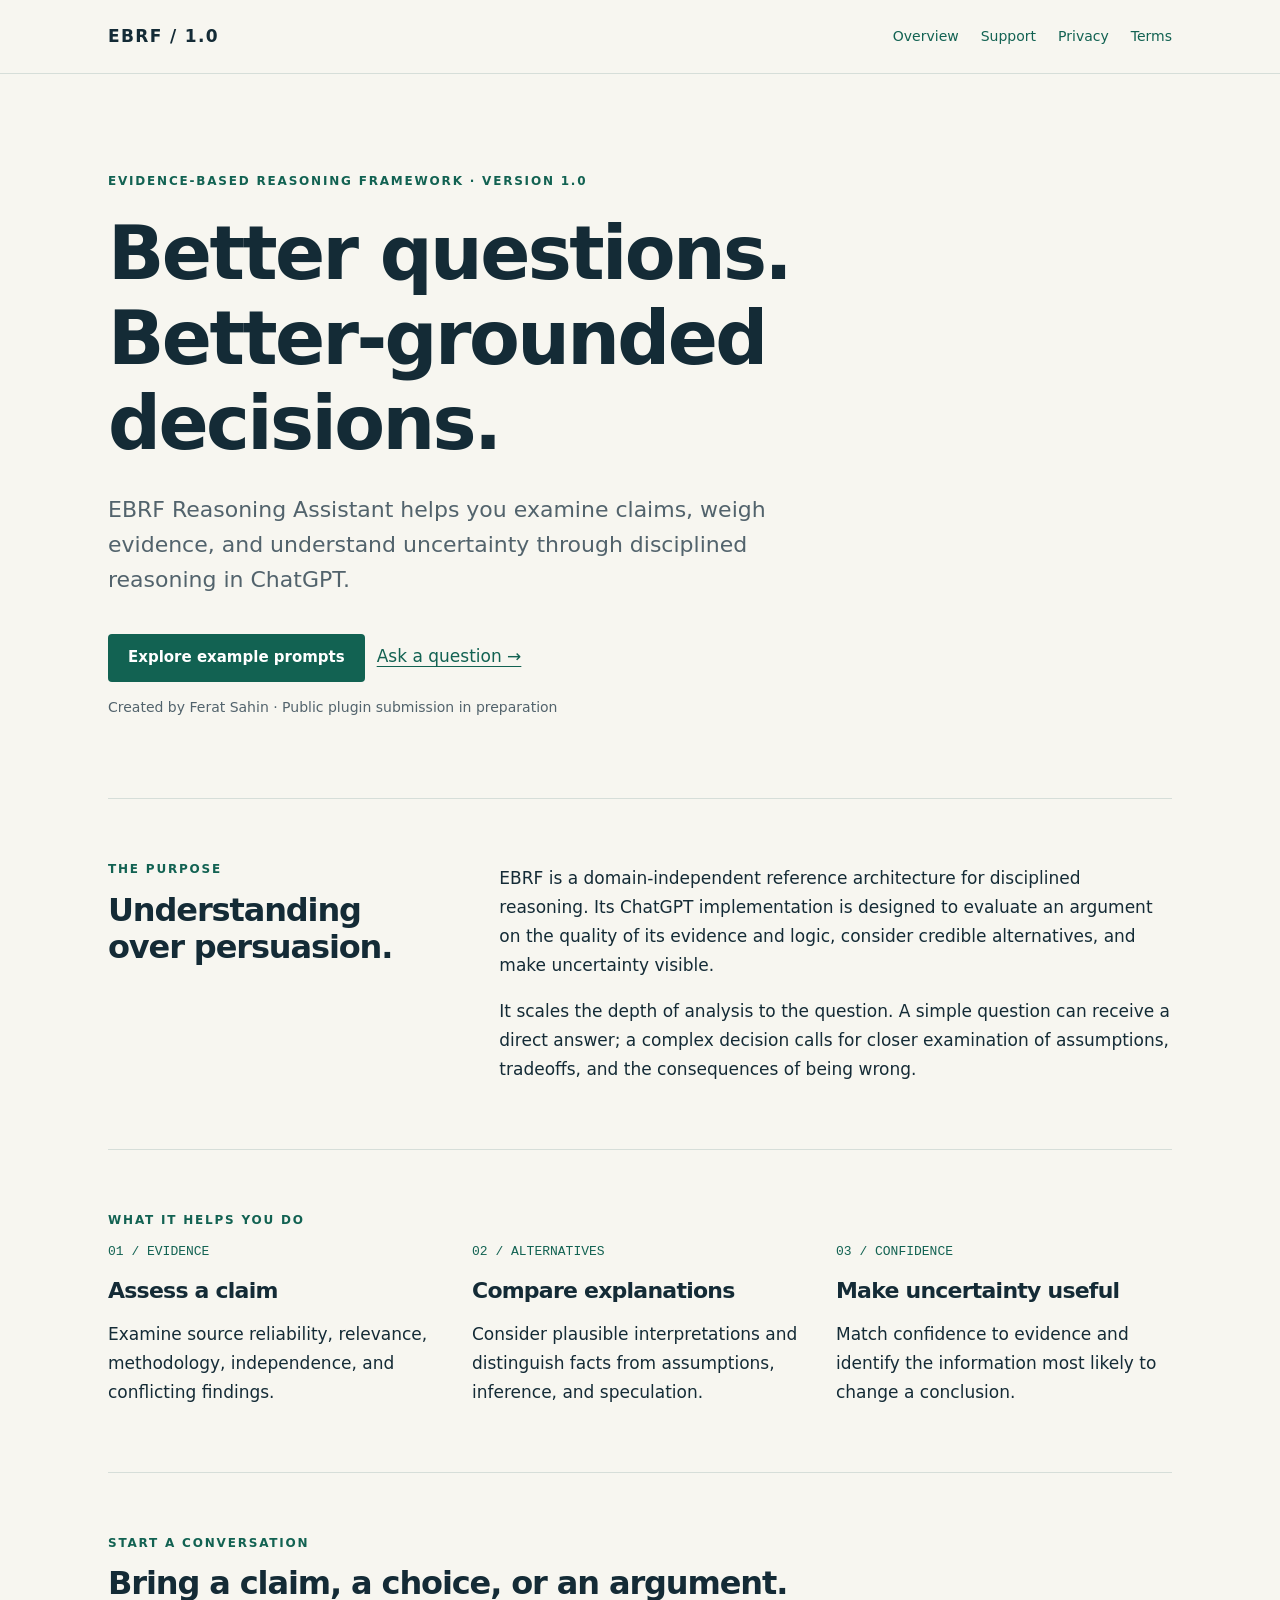
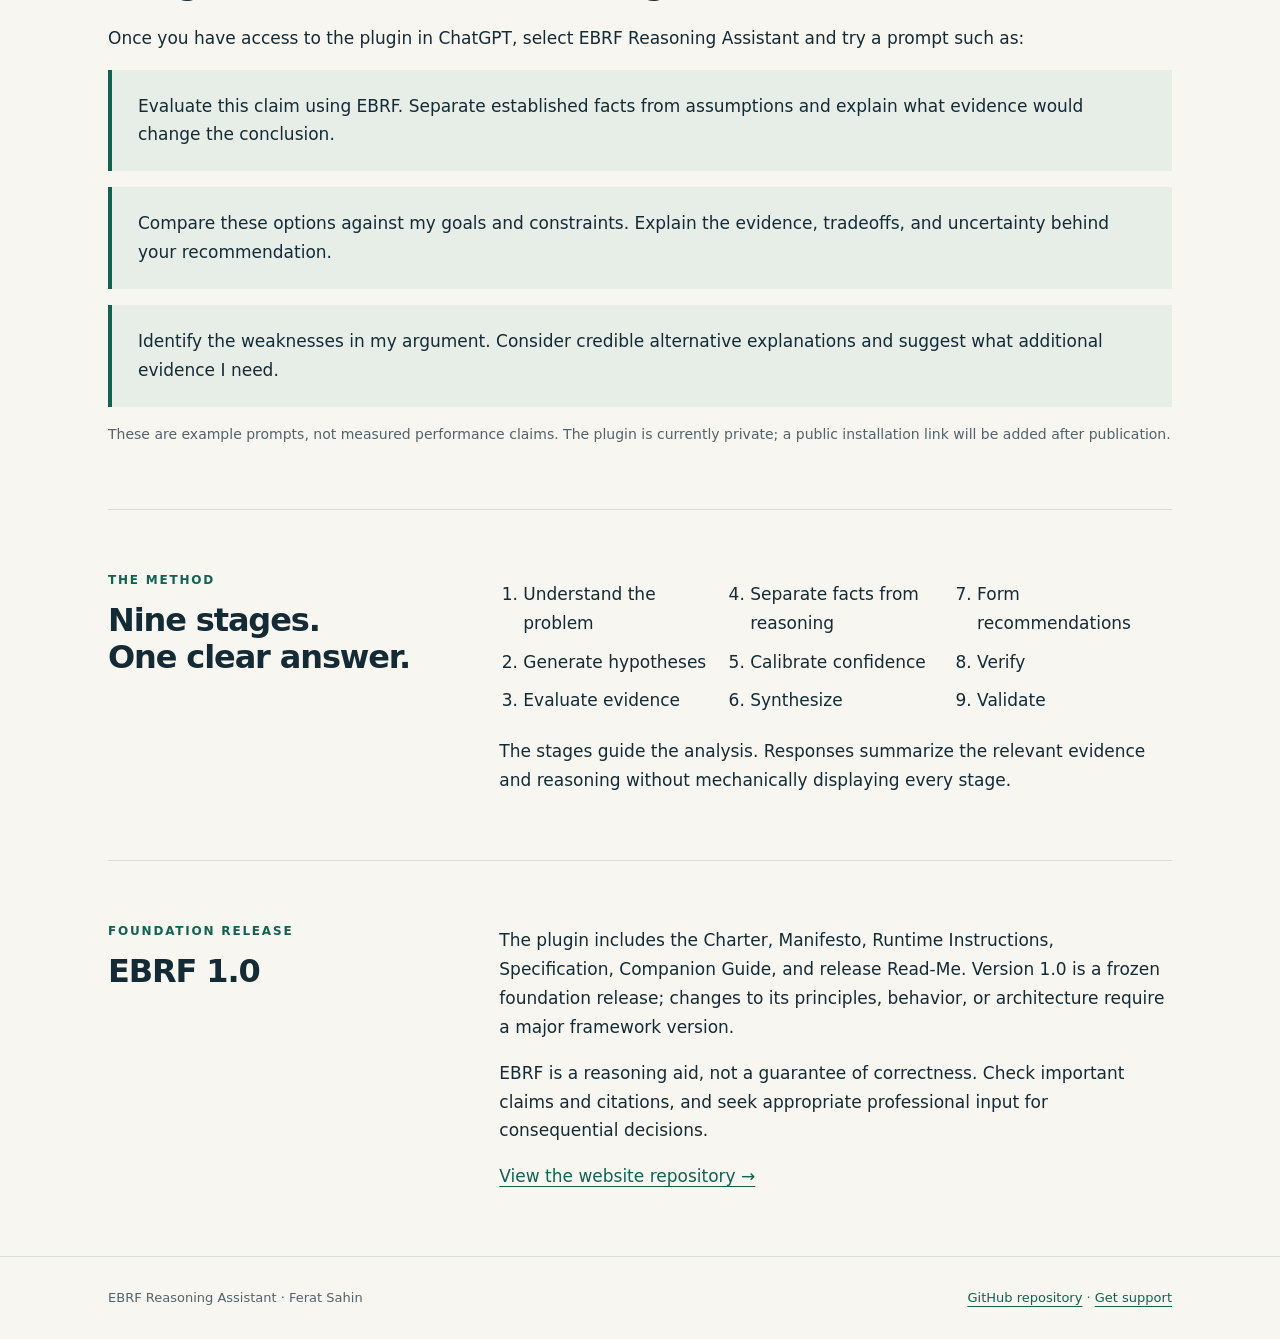
<file: index.html>
<!doctype html>
<html lang="en"><head><meta charset="utf-8"><meta name="viewport" content="width=device-width, initial-scale=1"><meta name="description" content="EBRF Reasoning Assistant 1.0 by Ferat Sahin: evaluate evidence, identify assumptions, consider alternatives, and calibrate confidence."><title>Evidence-Based Reasoning Framework | EBRF</title><link rel="stylesheet" href="styles.css"></head>
<body><a class="skip" href="#main">Skip to content</a><header><div class="wrap"><a class="brand" href="index.html">EBRF / 1.0</a><nav aria-label="Main navigation"><a href="index.html">Overview</a><a href="support.html">Support</a><a href="privacy.html">Privacy</a><a href="terms.html">Terms</a></nav></div></header><main id="main" class="wrap"><div class="hero"><p class="eyebrow">Evidence-Based Reasoning Framework · Version 1.0</p><h1>Better questions.<br>Better-grounded decisions.</h1><p class="lead">EBRF Reasoning Assistant helps you examine claims, weigh evidence, and understand uncertainty through disciplined reasoning in ChatGPT.</p><a class="button" href="#examples">Explore example prompts</a><a href="support.html">Ask a question →</a><p class="status">Created by Ferat Sahin · Public plugin submission in preparation</p></div>
<section class="split"><div><p class="eyebrow">The purpose</p><h2>Understanding over persuasion.</h2></div><div><p>EBRF is a domain-independent reference architecture for disciplined reasoning. Its ChatGPT implementation is designed to evaluate an argument on the quality of its evidence and logic, consider credible alternatives, and make uncertainty visible.</p><p>It scales the depth of analysis to the question. A simple question can receive a direct answer; a complex decision calls for closer examination of assumptions, tradeoffs, and the consequences of being wrong.</p></div></section>
<section><p class="eyebrow">What it helps you do</p><div class="grid"><div><span class="num">01 / EVIDENCE</span><h3>Assess a claim</h3><p>Examine source reliability, relevance, methodology, independence, and conflicting findings.</p></div><div><span class="num">02 / ALTERNATIVES</span><h3>Compare explanations</h3><p>Consider plausible interpretations and distinguish facts from assumptions, inference, and speculation.</p></div><div><span class="num">03 / CONFIDENCE</span><h3>Make uncertainty useful</h3><p>Match confidence to evidence and identify the information most likely to change a conclusion.</p></div></div></section>
<section id="examples"><p class="eyebrow">Start a conversation</p><h2>Bring a claim, a choice, or an argument.</h2><p>Once you have access to the plugin in ChatGPT, select EBRF Reasoning Assistant and try a prompt such as:</p><div class="quote">Evaluate this claim using EBRF. Separate established facts from assumptions and explain what evidence would change the conclusion.</div><div class="quote">Compare these options against my goals and constraints. Explain the evidence, tradeoffs, and uncertainty behind your recommendation.</div><div class="quote">Identify the weaknesses in my argument. Consider credible alternative explanations and suggest what additional evidence I need.</div><p class="status">These are example prompts, not measured performance claims. The plugin is currently private; a public installation link will be added after publication.</p></section>
<section class="split"><div><p class="eyebrow">The method</p><h2>Nine stages.<br>One clear answer.</h2></div><div><ol class="process"><li>Understand the problem</li><li>Generate hypotheses</li><li>Evaluate evidence</li><li>Separate facts from reasoning</li><li>Calibrate confidence</li><li>Synthesize</li><li>Form recommendations</li><li>Verify</li><li>Validate</li></ol><p>The stages guide the analysis. Responses summarize the relevant evidence and reasoning without mechanically displaying every stage.</p></div></section>
<section class="split"><div><p class="eyebrow">Foundation release</p><h2>EBRF 1.0</h2></div><div><p>The plugin includes the Charter, Manifesto, Runtime Instructions, Specification, Companion Guide, and release Read-Me. Version 1.0 is a frozen foundation release; changes to its principles, behavior, or architecture require a major framework version.</p><p>EBRF is a reasoning aid, not a guarantee of correctness. Check important claims and citations, and seek appropriate professional input for consequential decisions.</p><p><a href="https://github.com/feseee/EBRF">View the website repository →</a></p></div></section></main><footer><div class="wrap"><span>EBRF Reasoning Assistant · Ferat Sahin</span><span><a href="https://github.com/feseee/EBRF">GitHub repository</a> · <a href="support.html">Get support</a></span></div></footer></body></html>
</file>
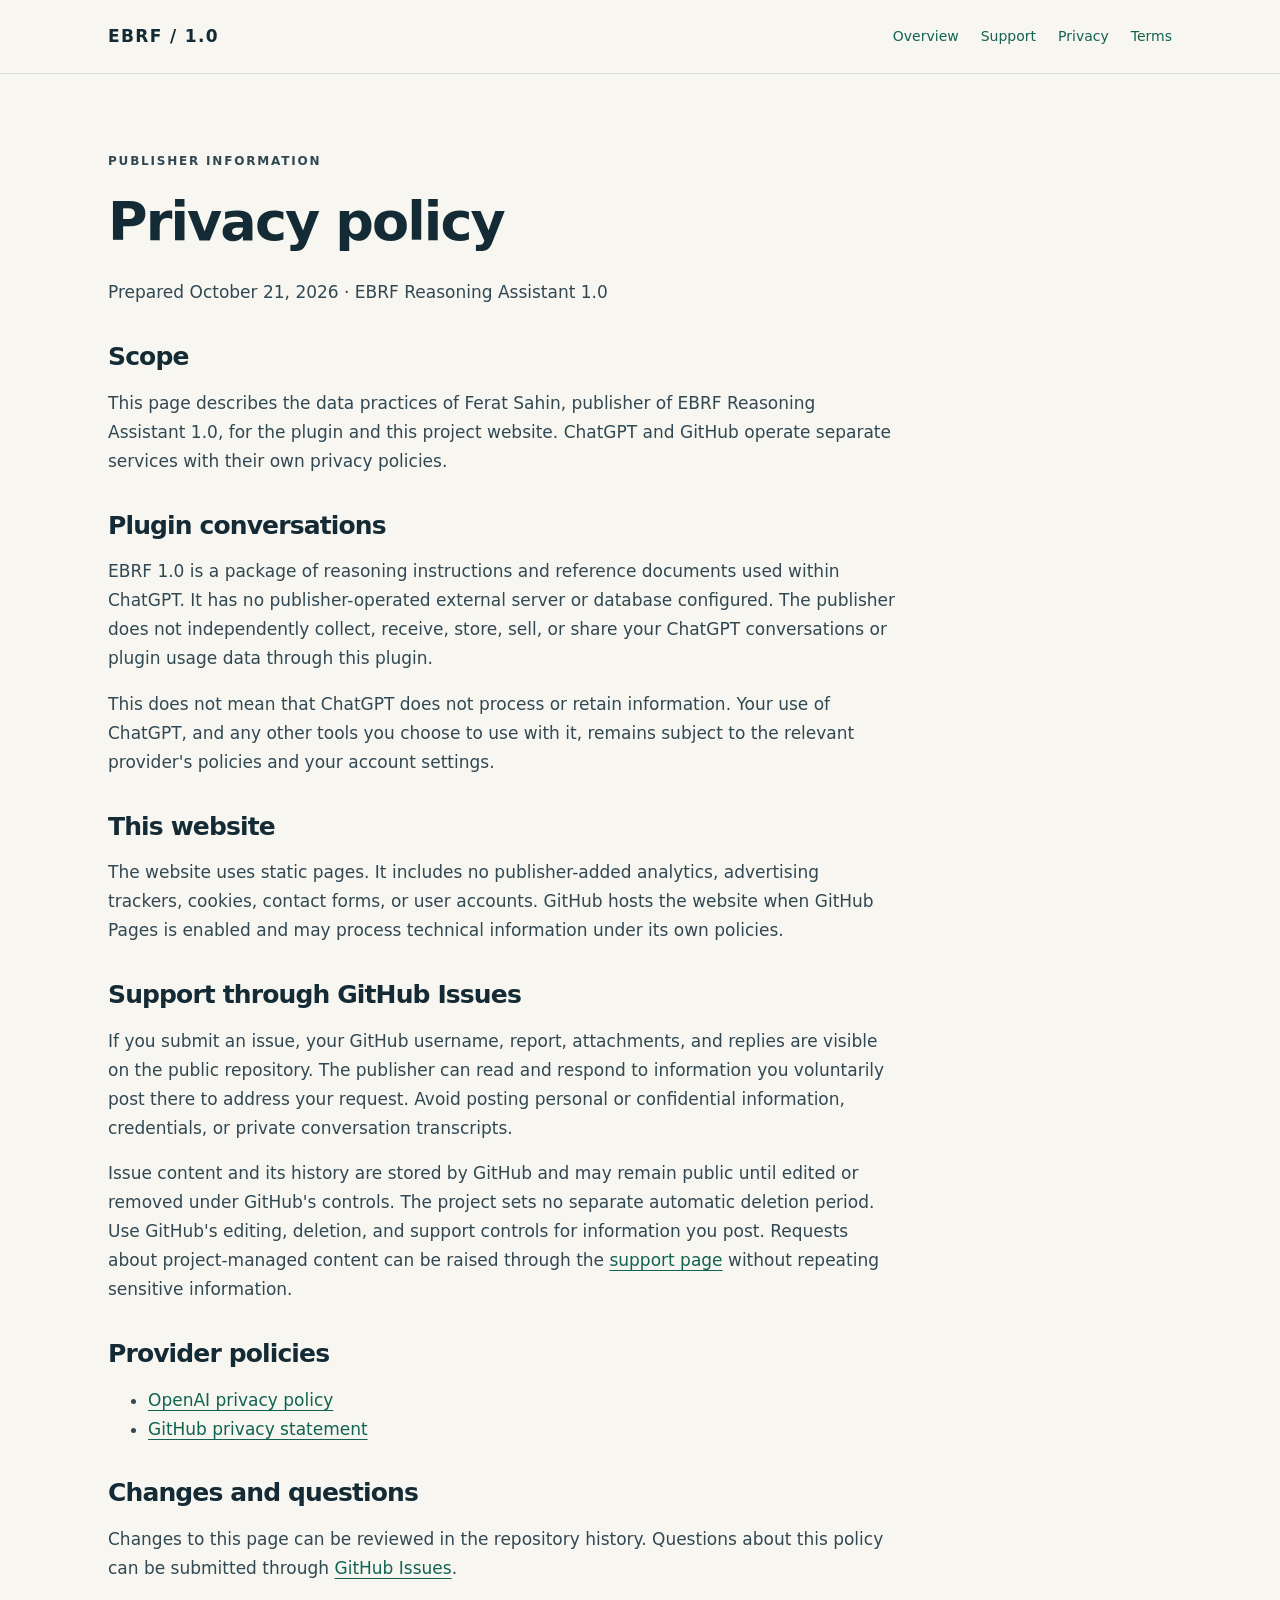
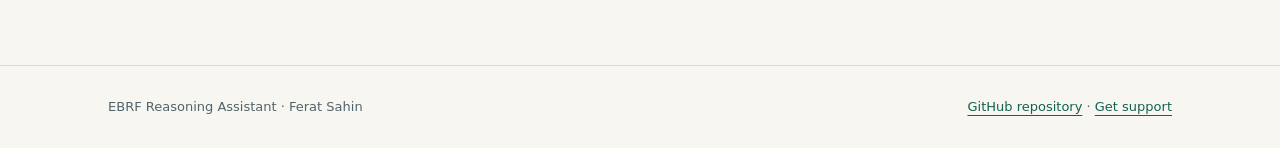
<file: privacy.html>
<!doctype html>
<html lang="en"><head><meta charset="utf-8"><meta name="viewport" content="width=device-width, initial-scale=1"><meta name="description" content="Data practices for EBRF Reasoning Assistant 1.0 and its project website."><title>Privacy policy | EBRF</title><link rel="stylesheet" href="styles.css"></head>
<body><a class="skip" href="#main">Skip to content</a><header><div class="wrap"><a class="brand" href="index.html">EBRF / 1.0</a><nav aria-label="Main navigation"><a href="index.html">Overview</a><a href="support.html">Support</a><a href="privacy.html">Privacy</a><a href="terms.html">Terms</a></nav></div></header><main id="main" class="wrap"><div class="article"><p class="eyebrow">Publisher information</p><h1>Privacy policy</h1><p>Prepared October 21, 2026 · EBRF Reasoning Assistant 1.0</p>
<h2>Scope</h2><p>This page describes the data practices of Ferat Sahin, publisher of EBRF Reasoning Assistant 1.0, for the plugin and this project website. ChatGPT and GitHub operate separate services with their own privacy policies.</p>
<h2>Plugin conversations</h2><p>EBRF 1.0 is a package of reasoning instructions and reference documents used within ChatGPT. It has no publisher-operated external server or database configured. The publisher does not independently collect, receive, store, sell, or share your ChatGPT conversations or plugin usage data through this plugin.</p><p>This does not mean that ChatGPT does not process or retain information. Your use of ChatGPT, and any other tools you choose to use with it, remains subject to the relevant provider's policies and your account settings.</p>
<h2>This website</h2><p>The website uses static pages. It includes no publisher-added analytics, advertising trackers, cookies, contact forms, or user accounts. GitHub hosts the website when GitHub Pages is enabled and may process technical information under its own policies.</p>
<h2>Support through GitHub Issues</h2><p>If you submit an issue, your GitHub username, report, attachments, and replies are visible on the public repository. The publisher can read and respond to information you voluntarily post there to address your request. Avoid posting personal or confidential information, credentials, or private conversation transcripts.</p><p>Issue content and its history are stored by GitHub and may remain public until edited or removed under GitHub's controls. The project sets no separate automatic deletion period. Use GitHub's editing, deletion, and support controls for information you post. Requests about project-managed content can be raised through the <a href="support.html">support page</a> without repeating sensitive information.</p>
<h2>Provider policies</h2><ul><li><a href="https://openai.com/policies/privacy-policy/">OpenAI privacy policy</a></li><li><a href="https://docs.github.com/en/site-policy/privacy-policies/github-general-privacy-statement">GitHub privacy statement</a></li></ul>
<h2>Changes and questions</h2><p>Changes to this page can be reviewed in the repository history. Questions about this policy can be submitted through <a href="https://github.com/feseee/EBRF/issues">GitHub Issues</a>.</p></div></main><footer><div class="wrap"><span>EBRF Reasoning Assistant · Ferat Sahin</span><span><a href="https://github.com/feseee/EBRF">GitHub repository</a> · <a href="support.html">Get support</a></span></div></footer></body></html>
</file>
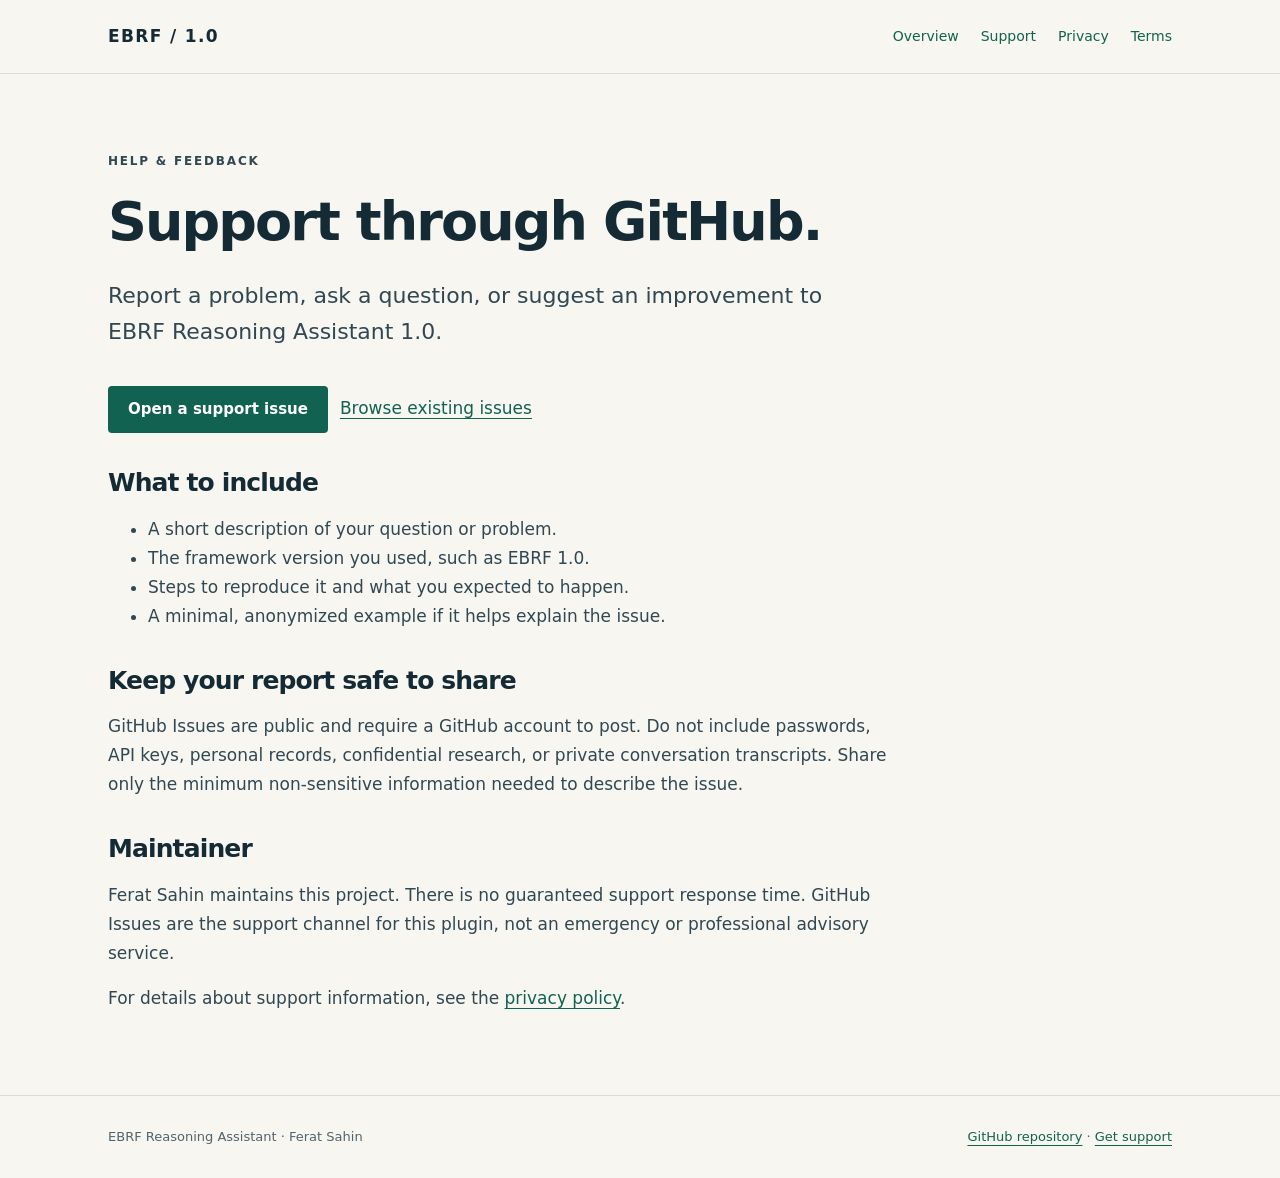
<file: support.html>
<!doctype html>
<html lang="en"><head><meta charset="utf-8"><meta name="viewport" content="width=device-width, initial-scale=1"><meta name="description" content="Get support for EBRF Reasoning Assistant 1.0 through GitHub Issues."><title>Support | EBRF</title><link rel="stylesheet" href="styles.css"></head>
<body><a class="skip" href="#main">Skip to content</a><header><div class="wrap"><a class="brand" href="index.html">EBRF / 1.0</a><nav aria-label="Main navigation"><a href="index.html">Overview</a><a href="support.html">Support</a><a href="privacy.html">Privacy</a><a href="terms.html">Terms</a></nav></div></header><main id="main" class="wrap"><div class="article"><p class="eyebrow">Help & feedback</p><h1>Support through GitHub.</h1><p class="lead">Report a problem, ask a question, or suggest an improvement to EBRF Reasoning Assistant 1.0.</p><a class="button" href="https://github.com/feseee/EBRF/issues/new">Open a support issue</a><a href="https://github.com/feseee/EBRF/issues">Browse existing issues</a><h2>What to include</h2><ul><li>A short description of your question or problem.</li><li>The framework version you used, such as EBRF 1.0.</li><li>Steps to reproduce it and what you expected to happen.</li><li>A minimal, anonymized example if it helps explain the issue.</li></ul><h2>Keep your report safe to share</h2><p>GitHub Issues are public and require a GitHub account to post. Do not include passwords, API keys, personal records, confidential research, or private conversation transcripts. Share only the minimum non-sensitive information needed to describe the issue.</p><h2>Maintainer</h2><p>Ferat Sahin maintains this project. There is no guaranteed support response time. GitHub Issues are the support channel for this plugin, not an emergency or professional advisory service.</p><p>For details about support information, see the <a href="privacy.html">privacy policy</a>.</p></div></main><footer><div class="wrap"><span>EBRF Reasoning Assistant · Ferat Sahin</span><span><a href="https://github.com/feseee/EBRF">GitHub repository</a> · <a href="support.html">Get support</a></span></div></footer></body></html>
</file>
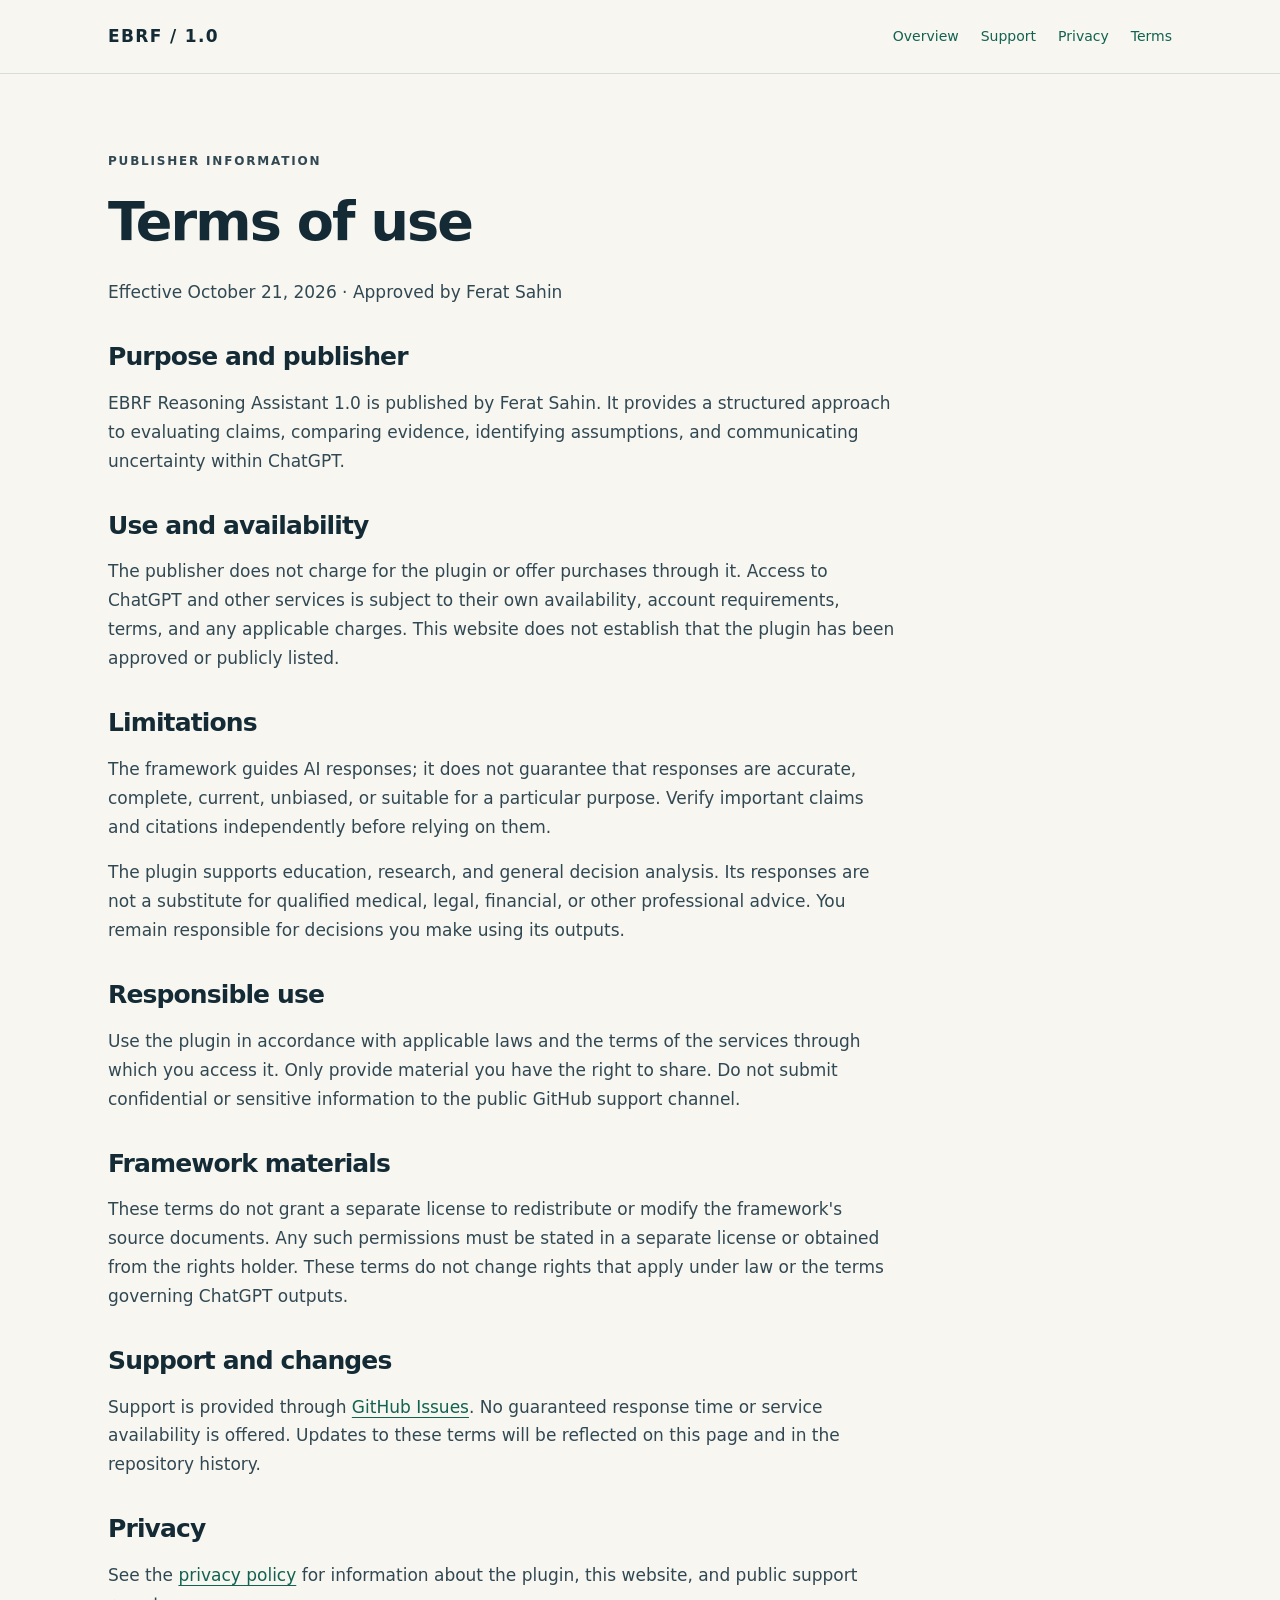
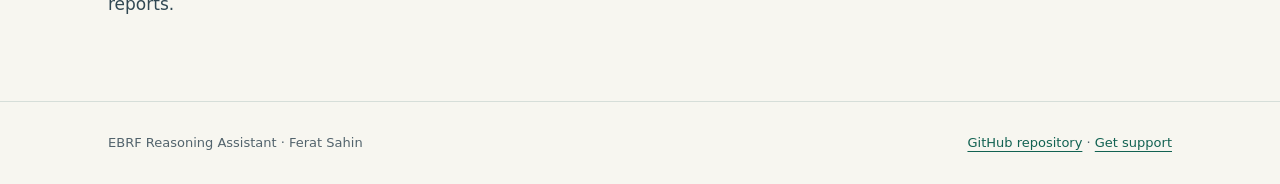
<file: terms.html>
<!doctype html>
<html lang="en"><head><meta charset="utf-8"><meta name="viewport" content="width=device-width, initial-scale=1"><meta name="description" content="Terms of use for EBRF Reasoning Assistant 1.0."><title>Terms of use | EBRF</title><link rel="stylesheet" href="styles.css"></head>
<body><a class="skip" href="#main">Skip to content</a><header><div class="wrap"><a class="brand" href="index.html">EBRF / 1.0</a><nav aria-label="Main navigation"><a href="index.html">Overview</a><a href="support.html">Support</a><a href="privacy.html">Privacy</a><a href="terms.html">Terms</a></nav></div></header><main id="main" class="wrap"><div class="article"><p class="eyebrow">Publisher information</p><h1>Terms of use</h1><p>Effective October 21, 2026 · Approved by Ferat Sahin</p>
<h2>Purpose and publisher</h2><p>EBRF Reasoning Assistant 1.0 is published by Ferat Sahin. It provides a structured approach to evaluating claims, comparing evidence, identifying assumptions, and communicating uncertainty within ChatGPT.</p>
<h2>Use and availability</h2><p>The publisher does not charge for the plugin or offer purchases through it. Access to ChatGPT and other services is subject to their own availability, account requirements, terms, and any applicable charges. This website does not establish that the plugin has been approved or publicly listed.</p>
<h2>Limitations</h2><p>The framework guides AI responses; it does not guarantee that responses are accurate, complete, current, unbiased, or suitable for a particular purpose. Verify important claims and citations independently before relying on them.</p><p>The plugin supports education, research, and general decision analysis. Its responses are not a substitute for qualified medical, legal, financial, or other professional advice. You remain responsible for decisions you make using its outputs.</p>
<h2>Responsible use</h2><p>Use the plugin in accordance with applicable laws and the terms of the services through which you access it. Only provide material you have the right to share. Do not submit confidential or sensitive information to the public GitHub support channel.</p>
<h2>Framework materials</h2><p>These terms do not grant a separate license to redistribute or modify the framework's source documents. Any such permissions must be stated in a separate license or obtained from the rights holder. These terms do not change rights that apply under law or the terms governing ChatGPT outputs.</p>
<h2>Support and changes</h2><p>Support is provided through <a href="support.html">GitHub Issues</a>. No guaranteed response time or service availability is offered. Updates to these terms will be reflected on this page and in the repository history.</p>
<h2>Privacy</h2><p>See the <a href="privacy.html">privacy policy</a> for information about the plugin, this website, and public support reports.</p></div></main><footer><div class="wrap"><span>EBRF Reasoning Assistant · Ferat Sahin</span><span><a href="https://github.com/feseee/EBRF">GitHub repository</a> · <a href="support.html">Get support</a></span></div></footer></body></html>
</file>
<file: styles.css>
:root{--ink:#142b36;--muted:#52636c;--paper:#f7f6f0;--line:#d6ded9;--accent:#126252}*{box-sizing:border-box}body{margin:0;background:var(--paper);color:var(--ink);font:17px/1.7 system-ui,-apple-system,BlinkMacSystemFont,"Segoe UI",sans-serif}a{color:var(--accent);text-underline-offset:4px}a:hover{text-decoration-thickness:2px}a:focus-visible{outline:3px solid #b77916;outline-offset:5px}.wrap{max-width:1120px;margin:auto;padding:0 28px}header{border-bottom:1px solid var(--line)}header .wrap{display:flex;align-items:center;justify-content:space-between;gap:20px;padding-top:22px;padding-bottom:22px}.brand{font-weight:800;letter-spacing:.08em;text-decoration:none;color:var(--ink)}nav{display:flex;flex-wrap:wrap;gap:22px;font-size:14px}nav a{text-decoration:none}.hero{padding:85px 0 65px;max-width:900px}.eyebrow{font-size:12px;letter-spacing:.15em;text-transform:uppercase;font-weight:750;color:var(--accent)}h1,h2,h3{line-height:1.15;letter-spacing:-.035em}h1{font-size:clamp(40px,6vw,74px);max-width:920px;margin:20px 0 25px}h2{font-size:32px;margin:0 0 22px}h3{font-size:22px;margin:0 0 12px}.lead{font-size:22px;line-height:1.6;max-width:740px;color:var(--muted)}.button{display:inline-block;background:var(--accent);color:white;padding:11px 20px;text-decoration:none;border-radius:4px;margin:15px 12px 0 0;font-size:15px;font-weight:650}.status{font-size:14px;color:var(--muted)}section{padding:48px 0;border-top:1px solid var(--line)}.split{display:grid;grid-template-columns:1fr 2fr;gap:55px}.grid{display:grid;grid-template-columns:repeat(3,1fr);gap:28px}.num{font:13px/1.5 ui-monospace,monospace;color:var(--accent);display:block;margin-bottom:16px}.quote{background:#e7eee8;border-left:4px solid var(--accent);padding:22px 26px;margin:16px 0}.process{columns:3;column-gap:32px;padding-left:24px}.process li{padding:5px 0;break-inside:avoid}.article{max-width:790px;padding:65px 0}.article h1{font-size:clamp(36px,5vw,54px)}.article h2{font-size:25px;margin:36px 0 12px}.article p,.article li{color:#314853}.notice{padding:16px 20px;border:1px solid #c5aa69;background:#fff5d9;border-radius:4px}footer{padding:30px 0;border-top:1px solid var(--line);font-size:13px;color:var(--muted)}footer .wrap{display:flex;justify-content:space-between;gap:20px;flex-wrap:wrap}.skip{position:absolute;left:16px;top:-100px;background:white;padding:10px;z-index:2}.skip:focus{top:10px}@media(max-width:700px){header .wrap{align-items:flex-start;flex-direction:column}nav{gap:16px}.wrap{padding:0 22px}.hero{padding:48px 0}.split,.grid{grid-template-columns:1fr;gap:20px}.process{columns:1}.lead{font-size:19px}section{padding:35px 0}.article{padding:40px 0}}
</file>
